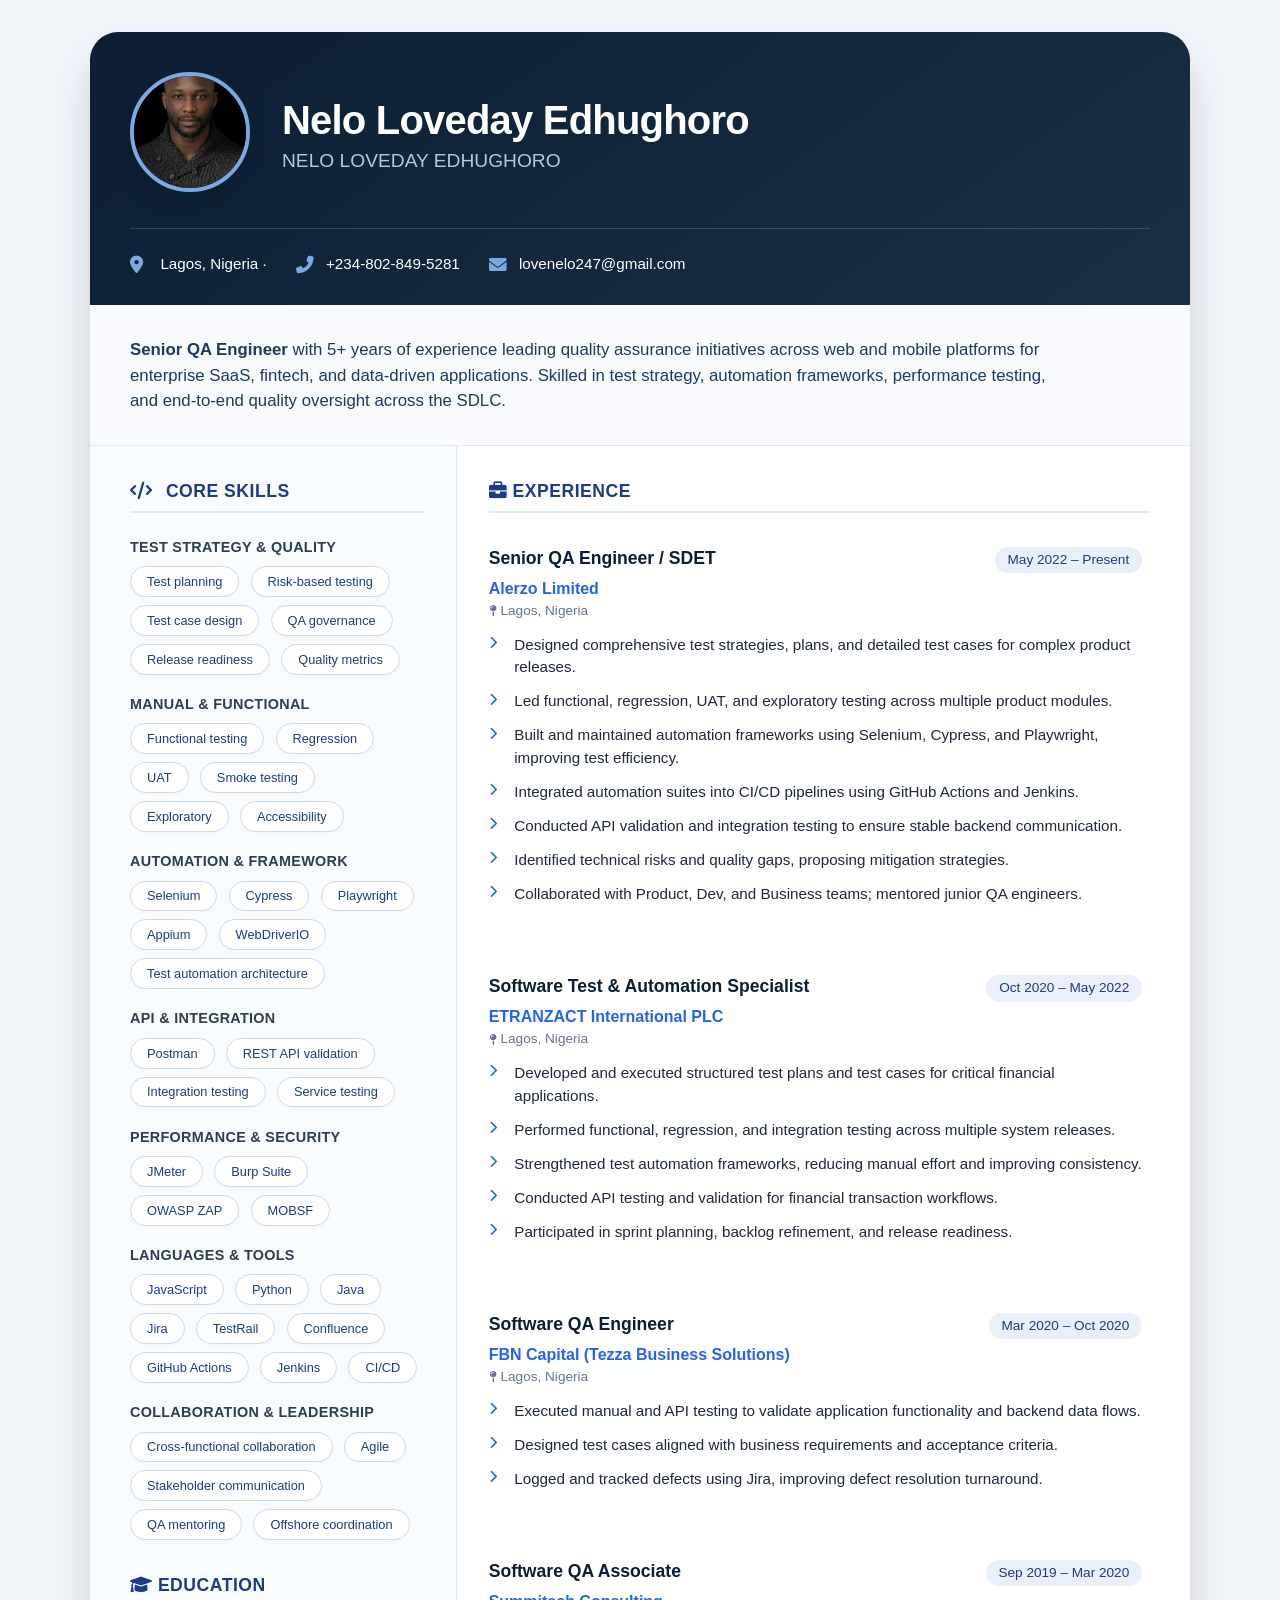
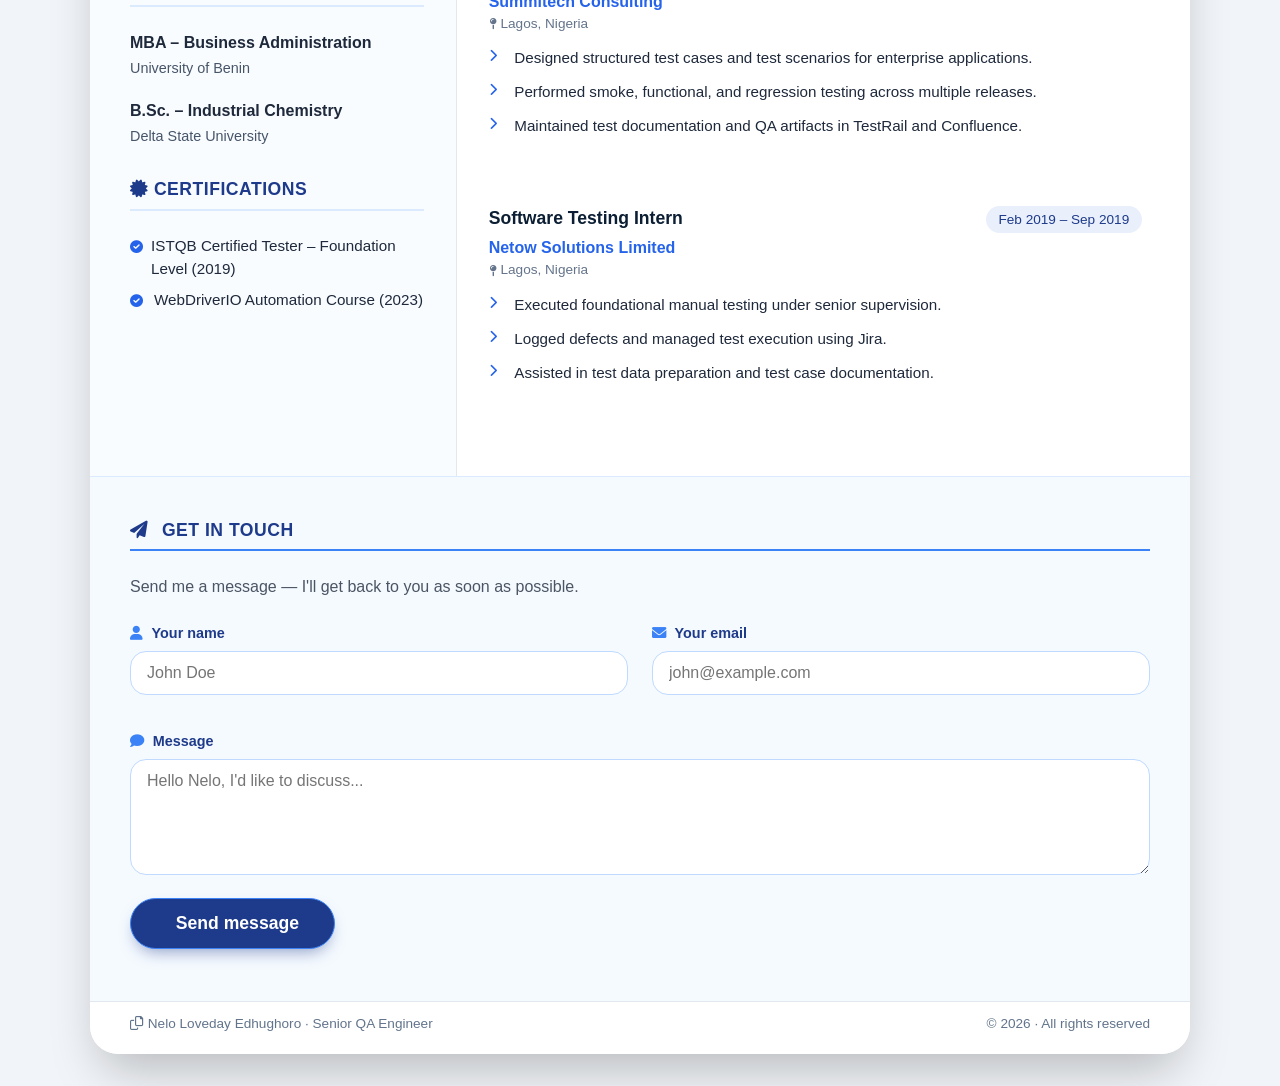
<file: index.html>
<!DOCTYPE html>
<html lang="en">
<head>
  <meta charset="UTF-8">
  <meta name="viewport" content="width=device-width, initial-scale=1.0">
  <title>Nelo Loveday Edhughoro · Senior QA Engineer</title>
  <!-- Font Awesome 6 (free) -->
  <link rel="stylesheet" href="https://cdnjs.cloudflare.com/ajax/libs/font-awesome/6.0.0-beta3/css/all.min.css">
  <!-- external CSS -->
  <link rel="stylesheet" href="styles.css">
</head>
<body>
  <div class="cv-card">
    <!-- header with name, contact AND image - blue theme restored -->
    <header class="profile-header">
      <div class="header-content">
        <!-- Profile image -->
        <div class="profile-image-wrapper">
          <img src="hero.png" alt="Nelo Loveday Edhughoro" class="profile-image" id="profileImg">
        </div>
        <div class="name-title">
          <h1>Nelo Loveday Edhughoro</h1>
          <span class="full-name">NELO LOVEDAY EDHUGHORO</span>
        </div>
      </div>
      <div class="contact-bar">
        <div class="contact-item"><i class="fas fa-map-marker-alt"></i><span>Lagos, Nigeria ·</span></div>
        <div class="contact-item"><i class="fas fa-phone-alt"></i><a href="tel:+2348028495281">+234-802-849-5281</a></div>
        <div class="contact-item"><i class="fas fa-envelope"></i><a href="mailto:lovenelo247@gmail.com">lovenelo247@gmail.com</a></div>
      </div>
    </header>

    <!-- summary section -->
    <section class="summary">
      <p><strong>Senior QA Engineer</strong> with 5+ years of experience leading quality assurance initiatives across web and mobile platforms for enterprise SaaS, fintech, and data-driven applications. Skilled in test strategy, automation frameworks, performance testing, and end-to-end quality oversight across the SDLC.</p>
    </section>

    <!-- main two columns -->
    <div class="main-grid">
      <!-- LEFT: core skills, education, certs -->
      <div class="left-panel">
        <!-- core skills (structured) -->
        <div class="skill-block">
          <div class="section-title"><i class="fas fa-code" style="margin-right: 8px;"></i> Core Skills</div>
          
          <div class="skill-cat">Test Strategy & Quality</div>
          <div class="skill-items">
            <span class="skill-tag">Test planning</span><span class="skill-tag">Risk-based testing</span><span class="skill-tag">Test case design</span><span class="skill-tag">QA governance</span><span class="skill-tag">Release readiness</span><span class="skill-tag">Quality metrics</span>
          </div>

          <div class="skill-cat">Manual & Functional</div>
          <div class="skill-items">
            <span class="skill-tag">Functional testing</span><span class="skill-tag">Regression</span><span class="skill-tag">UAT</span><span class="skill-tag">Smoke testing</span><span class="skill-tag">Exploratory</span><span class="skill-tag">Accessibility</span>
          </div>

          <div class="skill-cat">Automation & Framework</div>
          <div class="skill-items">
            <span class="skill-tag">Selenium</span><span class="skill-tag">Cypress</span><span class="skill-tag">Playwright</span><span class="skill-tag">Appium</span><span class="skill-tag">WebDriverIO</span><span class="skill-tag">Test automation architecture</span>
          </div>

          <div class="skill-cat">API & Integration</div>
          <div class="skill-items">
            <span class="skill-tag">Postman</span><span class="skill-tag">REST API validation</span><span class="skill-tag">Integration testing</span><span class="skill-tag">Service testing</span>
          </div>

          <div class="skill-cat">Performance & Security</div>
          <div class="skill-items">
            <span class="skill-tag">JMeter</span><span class="skill-tag">Burp Suite</span><span class="skill-tag">OWASP ZAP</span><span class="skill-tag">MOBSF</span>
          </div>

          <div class="skill-cat">Languages & Tools</div>
          <div class="skill-items">
            <span class="skill-tag">JavaScript</span><span class="skill-tag">Python</span><span class="skill-tag">Java</span><span class="skill-tag">Jira</span><span class="skill-tag">TestRail</span><span class="skill-tag">Confluence</span><span class="skill-tag">GitHub Actions</span><span class="skill-tag">Jenkins</span><span class="skill-tag">CI/CD</span>
          </div>

          <div class="skill-cat">Collaboration & Leadership</div>
          <div class="skill-items">
            <span class="skill-tag">Cross-functional collaboration</span><span class="skill-tag">Agile</span><span class="skill-tag">Stakeholder communication</span><span class="skill-tag">QA mentoring</span><span class="skill-tag">Offshore coordination</span>
          </div>
        </div>

        <!-- education + certs -->
        <div style="margin-top: 2rem;">
          <div class="section-title"><i class="fas fa-graduation-cap"></i> Education</div>
          <div class="edu-item">
            <h4>MBA – Business Administration</h4>
            <p>University of Benin</p>
          </div>
          <div class="edu-item">
            <h4>B.Sc. – Industrial Chemistry</h4>
            <p>Delta State University</p>
          </div>
        </div>

        <div style="margin-top: 1.8rem;">
          <div class="section-title"><i class="fas fa-certificate"></i> Certifications</div>
          <div class="cert-item"><i class="fas fa-check-circle"></i> ISTQB Certified Tester – Foundation Level (2019)</div>
          <div class="cert-item"><i class="fas fa-check-circle"></i> WebDriverIO Automation Course (2023)</div>
        </div>
      </div>

      <!-- RIGHT: professional experience -->
      <div class="right-panel">
        <div class="section-title"><i class="fas fa-briefcase"></i> Experience</div>

        <!-- job 1 -->
        <div class="job">
          <div class="job-header">
            <span class="job-title">Senior QA Engineer / SDET</span>
            <span class="job-date">May 2022 – Present</span>
          </div>
          <div class="job-company">Alerzo Limited</div>
          <div class="job-location"><i class="fas fa-map-pin"></i> Lagos, Nigeria</div>
          <ul class="contribution-list">
            <li><i class="fas fa-chevron-right"></i> Designed comprehensive test strategies, plans, and detailed test cases for complex product releases.</li>
            <li><i class="fas fa-chevron-right"></i> Led functional, regression, UAT, and exploratory testing across multiple product modules.</li>
            <li><i class="fas fa-chevron-right"></i> Built and maintained automation frameworks using Selenium, Cypress, and Playwright, improving test efficiency.</li>
            <li><i class="fas fa-chevron-right"></i> Integrated automation suites into CI/CD pipelines using GitHub Actions and Jenkins.</li>
            <li><i class="fas fa-chevron-right"></i> Conducted API validation and integration testing to ensure stable backend communication.</li>
            <li><i class="fas fa-chevron-right"></i> Identified technical risks and quality gaps, proposing mitigation strategies.</li>
            <li><i class="fas fa-chevron-right"></i> Collaborated with Product, Dev, and Business teams; mentored junior QA engineers.</li>
          </ul>
        </div>

        <!-- job 2 -->
        <div class="job">
          <div class="job-header">
            <span class="job-title">Software Test & Automation Specialist</span>
            <span class="job-date">Oct 2020 – May 2022</span>
          </div>
          <div class="job-company">ETRANZACT International PLC</div>
          <div class="job-location"><i class="fas fa-map-pin"></i> Lagos, Nigeria</div>
          <ul class="contribution-list">
            <li><i class="fas fa-chevron-right"></i> Developed and executed structured test plans and test cases for critical financial applications.</li>
            <li><i class="fas fa-chevron-right"></i> Performed functional, regression, and integration testing across multiple system releases.</li>
            <li><i class="fas fa-chevron-right"></i> Strengthened test automation frameworks, reducing manual effort and improving consistency.</li>
            <li><i class="fas fa-chevron-right"></i> Conducted API testing and validation for financial transaction workflows.</li>
            <li><i class="fas fa-chevron-right"></i> Participated in sprint planning, backlog refinement, and release readiness.</li>
          </ul>
        </div>

        <!-- job 3 -->
        <div class="job">
          <div class="job-header">
            <span class="job-title">Software QA Engineer</span>
            <span class="job-date">Mar 2020 – Oct 2020</span>
          </div>
          <div class="job-company">FBN Capital (Tezza Business Solutions)</div>
          <div class="job-location"><i class="fas fa-map-pin"></i> Lagos, Nigeria</div>
          <ul class="contribution-list">
            <li><i class="fas fa-chevron-right"></i> Executed manual and API testing to validate application functionality and backend data flows.</li>
            <li><i class="fas fa-chevron-right"></i> Designed test cases aligned with business requirements and acceptance criteria.</li>
            <li><i class="fas fa-chevron-right"></i> Logged and tracked defects using Jira, improving defect resolution turnaround.</li>
          </ul>
        </div>

        <!-- job 4 -->
        <div class="job">
          <div class="job-header">
            <span class="job-title">Software QA Associate</span>
            <span class="job-date">Sep 2019 – Mar 2020</span>
          </div>
          <div class="job-company">Summitech Consulting</div>
          <div class="job-location"><i class="fas fa-map-pin"></i> Lagos, Nigeria</div>
          <ul class="contribution-list">
            <li><i class="fas fa-chevron-right"></i> Designed structured test cases and test scenarios for enterprise applications.</li>
            <li><i class="fas fa-chevron-right"></i> Performed smoke, functional, and regression testing across multiple releases.</li>
            <li><i class="fas fa-chevron-right"></i> Maintained test documentation and QA artifacts in TestRail and Confluence.</li>
          </ul>
        </div>

        <!-- job 5 (intern) -->
        <div class="job">
          <div class="job-header">
            <span class="job-title">Software Testing Intern</span>
            <span class="job-date">Feb 2019 – Sep 2019</span>
          </div>
          <div class="job-company">Netow Solutions Limited</div>
          <div class="job-location"><i class="fas fa-map-pin"></i> Lagos, Nigeria</div>
          <ul class="contribution-list">
            <li><i class="fas fa-chevron-right"></i> Executed foundational manual testing under senior supervision.</li>
            <li><i class="fas fa-chevron-right"></i> Logged defects and managed test execution using Jira.</li>
            <li><i class="fas fa-chevron-right"></i> Assisted in test data preparation and test case documentation.</li>
          </ul>
        </div>
      </div>
    </div>

    <!-- CONTACT FORM SECTION with FormSubmit.co (blue themed) -->
    <div class="contact-form-section">
      <div class="section-title" style="border-bottom-color: #3b82f6; color: #1e3a8a;">
        <i class="fas fa-paper-plane" style="margin-right: 8px;"></i> Get in touch
      </div>
      <p style="margin-bottom: 1.5rem; color: #4b5563;">Send me a message — I'll get back to you as soon as possible.</p>
      
      <!-- FormSubmit.co endpoint (no account needed, sends to lovenelo247@gmail.com) -->
      <form id="contactForm" action="https://formsubmit.co/lovenelo247@gmail.com" method="POST">
        <!-- FormSubmit.co configuration -->
        <input type="hidden" name="_subject" value="New message from Nelo's portfolio website">
        <input type="hidden" name="_captcha" value="false">  <!-- disables captcha for smoother flow -->
        <input type="hidden" name="_template" value="box">   <!-- nice email format -->
        <input type="hidden" name="_next" value="">  <!-- leave empty to stay on same page (our JS handles it) -->
        
        <div class="form-row">
          <div class="form-group">
            <label for="name"><i class="fas fa-user"></i> Your name</label>
            <input type="text" id="name" name="name" placeholder="John Doe" required>
          </div>
          <div class="form-group">
            <label for="email"><i class="fas fa-envelope"></i> Your email</label>
            <input type="email" id="email" name="email" placeholder="john@example.com" required>
          </div>
        </div>
        <div class="form-group">
          <label for="message"><i class="fas fa-comment"></i> Message</label>
          <textarea id="message" name="message" rows="5" placeholder="Hello Nelo, I'd like to discuss..." required></textarea>
        </div>
        
        <button type="submit" class="submit-btn"><i class="fas fa-send"></i> Send message</button>
        <p id="form-status" class="form-status"></p>
      </form>
    </div>

    <!-- small footer with dynamic year (JS) -->
    <div class="footer-note">
      <span><i class="far fa-copy"></i> Nelo Loveday Edhughoro · Senior QA Engineer</span>
      <span id="year-tag"></span>
    </div>
  </div>

  <!-- external JavaScript -->
  <script src="script.js"></script>
</body>
</html>
</file>
<file: styles.css>
/* styles.css - blue theme restored, with contact form styling */
* {
  margin: 0;
  padding: 0;
  box-sizing: border-box;
  font-family: 'Inter', -apple-system, BlinkMacSystemFont, 'Segoe UI', Roboto, Helvetica, Arial, sans-serif;
}

body {
  background: #f1f4f8;
  display: flex;
  justify-content: center;
  padding: 2rem 1rem;
  line-height: 1.5;
  color: #1e293b;
}

.cv-card {
  max-width: 1100px;
  width: 100%;
  background: white;
  border-radius: 28px;
  box-shadow: 0 25px 50px -12px rgba(0,0,0,0.25);
  overflow: hidden;
  transition: all 0.2s ease;
}

/* header / top section - blue gradient restored */
.profile-header {
  background: linear-gradient(145deg, #0b1e33 0%, #1a2f45 100%);
  color: white;
  padding: 2.5rem 2.5rem 1.8rem 2.5rem;
}

.header-content {
  display: flex;
  align-items: center;
  gap: 2rem;
  flex-wrap: wrap;
}

.profile-image-wrapper {
  flex-shrink: 0;
}

.profile-image {
  width: 120px;
  height: 120px;
  object-fit: cover;
  border-radius: 50%;
  border: 4px solid #7aa9e2;
  background: white;
  box-shadow: 0 10px 20px rgba(0,0,0,0.2);
  transition: transform 0.2s ease;
}

.profile-image:hover {
  transform: scale(1.02);
  border-color: #b2c9e0;
}

.name-title h1 {
  font-size: 2.5rem;
  font-weight: 700;
  letter-spacing: -0.02em;
  line-height: 1.2;
}

.name-title .full-name {
  font-weight: 500;
  color: #b2c9e0;
  font-size: 1.2rem;
  margin-top: 0.2rem;
  display: block;
}

.contact-bar {
  display: flex;
  flex-wrap: wrap;
  gap: 1.8rem;
  margin-top: 1.8rem;
  font-size: 0.95rem;
  border-top: 1px solid rgba(255,255,255,0.15);
  padding-top: 1.5rem;
}

.contact-item {
  display: flex;
  align-items: center;
  gap: 0.7rem;
  color: #e0edff;
}

.contact-item i {
  font-size: 1.1rem;
  color: #7aa9e2;
  width: 1.2rem;
}

.contact-item a, .contact-item span {
  color: white;
  text-decoration: none;
  border-bottom: 1px dotted transparent;
  transition: border-color 0.2s;
}

.contact-item a:hover {
  border-bottom: 1px dotted white;
}

/* summary */
.summary {
  padding: 2rem 2.5rem;
  background: #f8fafd;
  border-bottom: 1px solid #e2e8f0;
}

.summary p {
  font-size: 1.05rem;
  color: #1e3a5f;
  font-weight: 400;
  max-width: 90%;
}

/* main 2 columns */
.main-grid {
  display: grid;
  grid-template-columns: 1fr 2fr;
  gap: 0;
  background: white;
}

/* left panel */
.left-panel {
  background: #f9fcff;
  padding: 2rem 2rem 2rem 2.5rem;
  border-right: 1px solid #e2e8f0;
}

.right-panel {
  padding: 2rem 2.5rem 2rem 2rem;
  background: white;
}

.section-title {
  font-size: 1.1rem;
  font-weight: 700;
  text-transform: uppercase;
  letter-spacing: 0.5px;
  color: #1e3a8a;
  margin-bottom: 1.5rem;
  border-bottom: 2px solid #dbeafe;
  padding-bottom: 0.4rem;
}

.skill-block {
  margin-bottom: 2rem;
}

.skill-cat {
  font-weight: 700;
  font-size: 0.9rem;
  color: #2c3e50;
  margin: 1.2rem 0 0.5rem 0;
  text-transform: uppercase;
  letter-spacing: 0.3px;
}

.skill-cat:first-of-type {
  margin-top: 0;
}

.skill-items {
  display: flex;
  flex-wrap: wrap;
  gap: 0.5rem 0.7rem;
}

.skill-tag {
  background: white;
  border: 1px solid #d1d9e6;
  padding: 0.3rem 1rem;
  border-radius: 30px;
  font-size: 0.8rem;
  font-weight: 500;
  color: #1e3a8a;
  box-shadow: 0 2px 4px rgba(0,0,0,0.02);
  transition: all 0.1s ease;
  cursor: default;
}

.skill-tag:hover {
  background: #e6f0ff;
  border-color: #3b82f6;
}

/* education / cert */
.edu-item {
  margin-bottom: 1.2rem;
}

.edu-item h4 {
  font-weight: 700;
  font-size: 1rem;
  margin-bottom: 0.2rem;
}

.edu-item p {
  font-size: 0.9rem;
  color: #475569;
}

.cert-item {
  font-size: 0.95rem;
  margin-bottom: 0.5rem;
  display: flex;
  align-items: baseline;
  gap: 0.5rem;
}

.cert-item i {
  color: #2563eb;
  font-size: 0.8rem;
  width: 1rem;
}

/* job entries (right panel) */
.job {
  margin-bottom: 2.5rem;
  transition: background 0.1s;
  border-radius: 12px;
  padding: 0.5rem 0.5rem 0.5rem 0.8rem;
  margin-left: -0.8rem;
}

.job:hover {
  background: #fafdff;
}

.job-header {
  display: flex;
  flex-wrap: wrap;
  align-items: baseline;
  justify-content: space-between;
  margin-bottom: 0.2rem;
}

.job-title {
  font-size: 1.1rem;
  font-weight: 700;
  color: #0b1e33;
}

.job-company {
  font-weight: 600;
  color: #2563eb;
}

.job-date {
  font-size: 0.85rem;
  background: #e9f0fc;
  padding: 0.2rem 0.8rem;
  border-radius: 30px;
  color: #1e3a8a;
  font-weight: 500;
}

.job-location {
  font-size: 0.85rem;
  color: #64748b;
  margin-bottom: 0.8rem;
  display: flex;
  align-items: center;
  gap: 0.3rem;
}

.job-location i {
  font-size: 0.7rem;
}

.contribution-list {
  list-style: none;
  margin-top: 0.8rem;
}

.contribution-list li {
  font-size: 0.95rem;
  margin-bottom: 0.7rem;
  display: flex;
  gap: 0.6rem;
  align-items: flex-start;
}

.contribution-list li i {
  color: #2563eb;
  font-size: 0.8rem;
  margin-top: 0.2rem;
  min-width: 1rem;
}

/* CONTACT FORM SECTION - blue themed */
.contact-form-section {
  background: #f5faff;
  padding: 2.5rem 2.5rem 2rem 2.5rem;
  border-top: 1px solid #dbeafe;
}

.form-row {
  display: flex;
  gap: 1.5rem;
  flex-wrap: wrap;
  margin-bottom: 1.2rem;
}

.form-group {
  flex: 1 1 250px;
  margin-bottom: 1rem;
}

.form-group label {
  display: block;
  font-weight: 600;
  font-size: 0.9rem;
  margin-bottom: 0.4rem;
  color: #1e3a8a;
}

.form-group label i {
  margin-right: 0.3rem;
  color: #3b82f6;
}

.form-group input,
.form-group textarea {
  width: 100%;
  padding: 0.75rem 1rem;
  border: 1px solid #bfd9ff;
  border-radius: 16px;
  font-size: 1rem;
  background: white;
  transition: 0.15s;
  outline: none;
}

.form-group input:focus,
.form-group textarea:focus {
  border-color: #3b82f6;
  box-shadow: 0 0 0 3px rgba(59,130,246,0.2);
}

.submit-btn {
  background: #1e3a8a;
  color: white;
  border: none;
  padding: 0.9rem 2.2rem;
  border-radius: 40px;
  font-weight: 700;
  font-size: 1.1rem;
  cursor: pointer;
  transition: 0.2s;
  display: inline-flex;
  align-items: center;
  gap: 0.6rem;
  box-shadow: 0 8px 16px -6px #1e3a8a80;
  border: 1px solid #3b82f6;
}

.submit-btn:hover {
  background: #2563eb;
  transform: scale(1.02);
  box-shadow: 0 12px 20px -8px #1e3a8a;
}

.form-status {
  margin-top: 1.2rem;
  font-size: 0.95rem;
  color: #1e3a8a;
  font-weight: 500;
}

/* footer */
.footer-note {
  background: white;
  padding: 0.8rem 2.5rem 1.2rem;
  border-top: 1px solid #e2e8f0;
  font-size: 0.85rem;
  color: #62748c;
  display: flex;
  justify-content: space-between;
  flex-wrap: wrap;
}

/* responsiveness */
@media (max-width: 850px) {
  .main-grid {
    grid-template-columns: 1fr;
  }
  .left-panel {
    border-right: 0;
    border-bottom: 1px solid #e2e8f0;
  }
  .profile-header {
    padding: 1.8rem;
  }
  .name-title h1 {
    font-size: 2rem;
  }
  .header-content {
    gap: 1.5rem;
  }
  .profile-image {
    width: 100px;
    height: 100px;
  }
}

@media (max-width: 550px) {
  .contact-bar {
    flex-direction: column;
    gap: 0.8rem;
  }
  .summary p {
    max-width: 100%;
  }
  .job-header {
    flex-direction: column;
    align-items: flex-start;
    gap: 0.3rem;
  }
  .header-content {
    flex-direction: column;
    align-items: flex-start;
    text-align: left;
  }
  .profile-image {
    width: 90px;
    height: 90px;
  }
}
</file>
